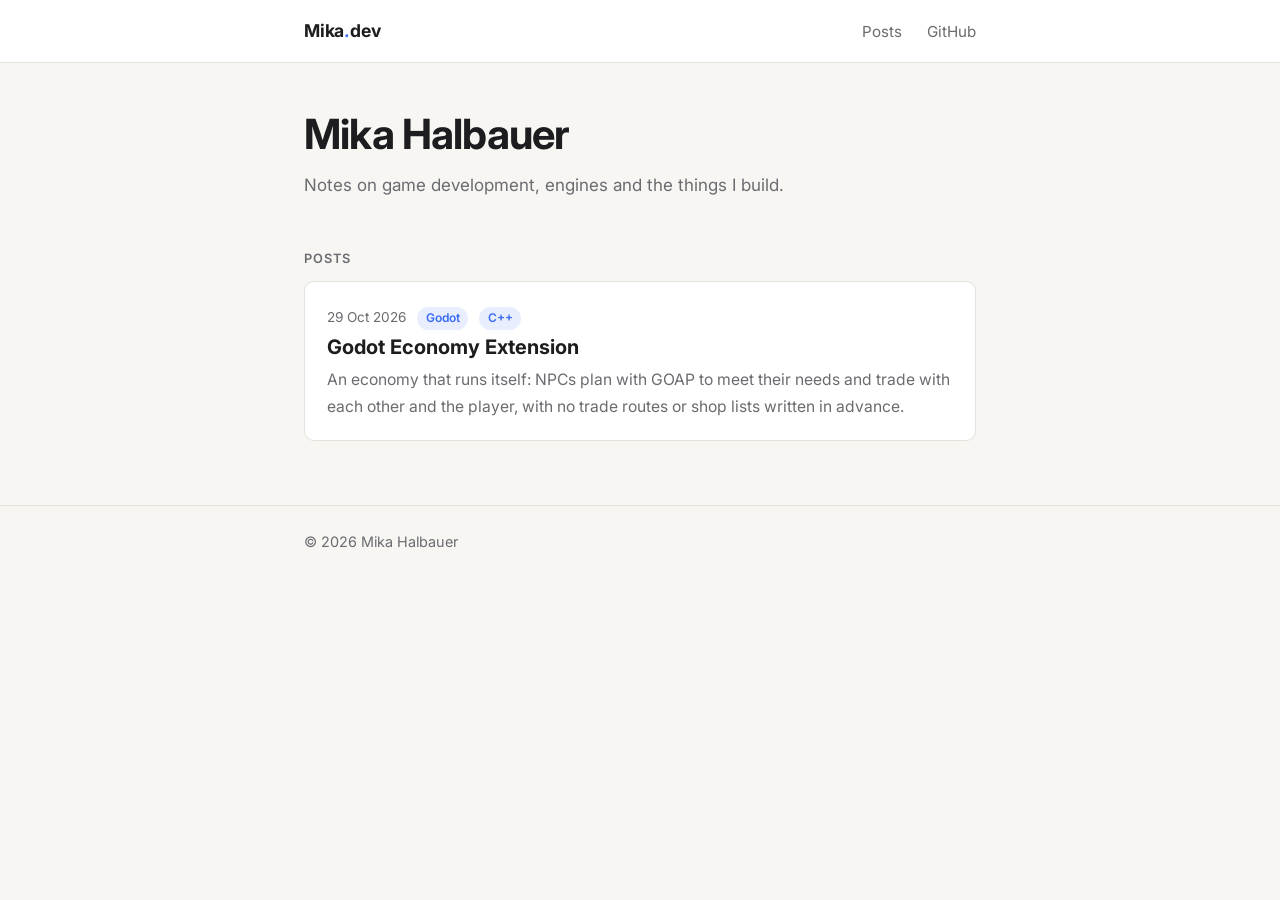
<file: index.html>
<!doctype html>
<html lang="en">
<head>
  <meta charset="utf-8">
  <meta name="viewport" content="width=device-width, initial-scale=1">
  <title>Mika Halbauer — Blog</title>
  <meta name="description" content="Dev blog by Mika Halbauer.">
  <link rel="preconnect" href="https://fonts.googleapis.com">
  <link rel="preconnect" href="https://fonts.gstatic.com" crossorigin>
  <link href="https://fonts.googleapis.com/css2?family=Inter:wght@400;600;700&family=JetBrains+Mono&display=swap" rel="stylesheet">
  <link rel="stylesheet" href="assets/style.css">
</head>
<body>
  <header class="site-header">
    <div class="wrap">
      <a class="brand" href="index.html">Mika<span>.</span>dev</a>
      <nav>
        <a href="index.html">Posts</a>
        <a href="https://github.com/Yungsaas">GitHub</a>
      </nav>
    </div>
  </header>

  <main class="wrap">
    <section class="intro">
      <h1>Mika Halbauer</h1>
      <p>Notes on game development, engines and the things I build.</p>
    </section>

    <h2 class="section-label">Posts</h2>
    <ul class="post-list">
      <!-- Add new posts at the TOP of this list: copy one <li> block and change the link, date, title and summary. -->
      <li>
        <a class="post-card" href="posts/godot-economy-extension.html">
          <span class="meta">29 Oct 2026 <span class="tag">Godot</span> <span class="tag">C++</span></span>
          <h2>Godot Economy Extension</h2>
          <p>An economy that runs itself: NPCs plan with GOAP to meet their needs and trade with each other and the player, with no trade routes or shop lists written in advance.</p>
        </a>
      </li>
    </ul>
  </main>

  <footer class="site-footer">
    <div class="wrap">© 2026 Mika Halbauer</div>
  </footer>
</body>
</html>
</file>
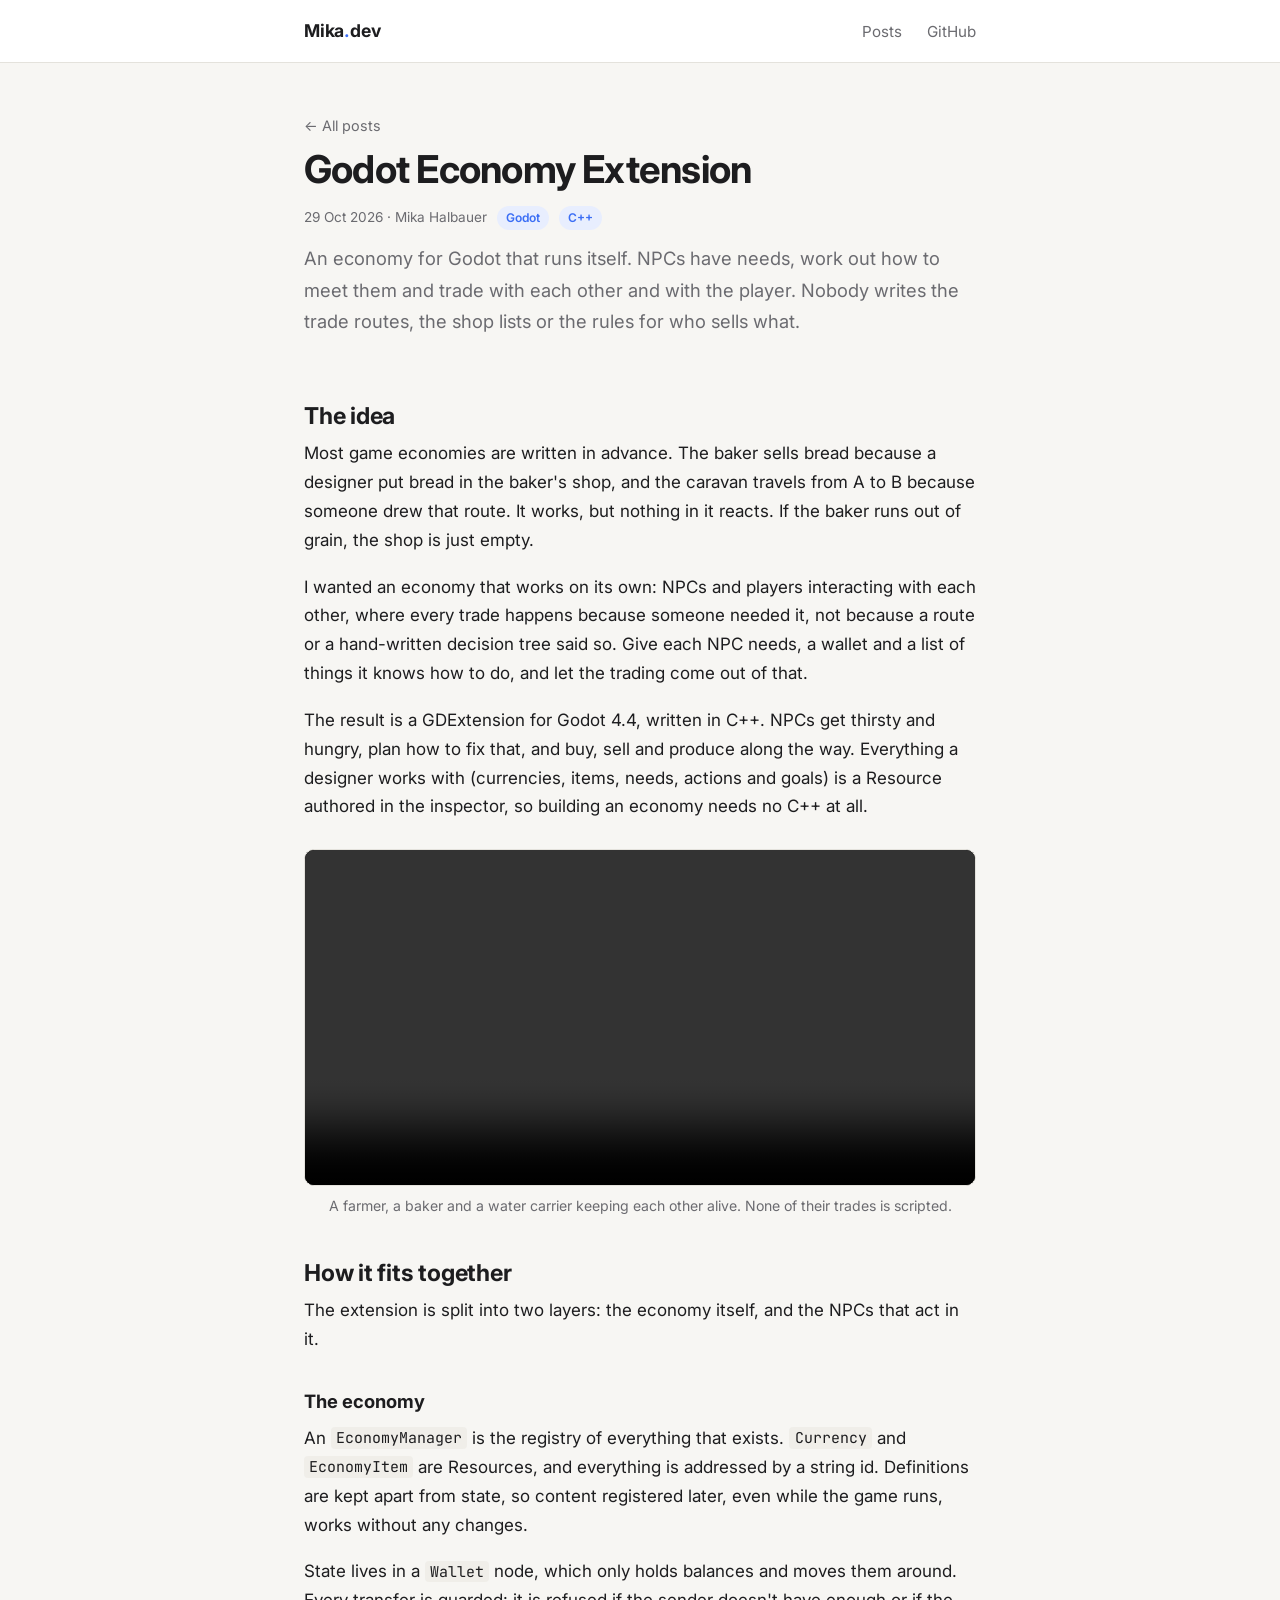
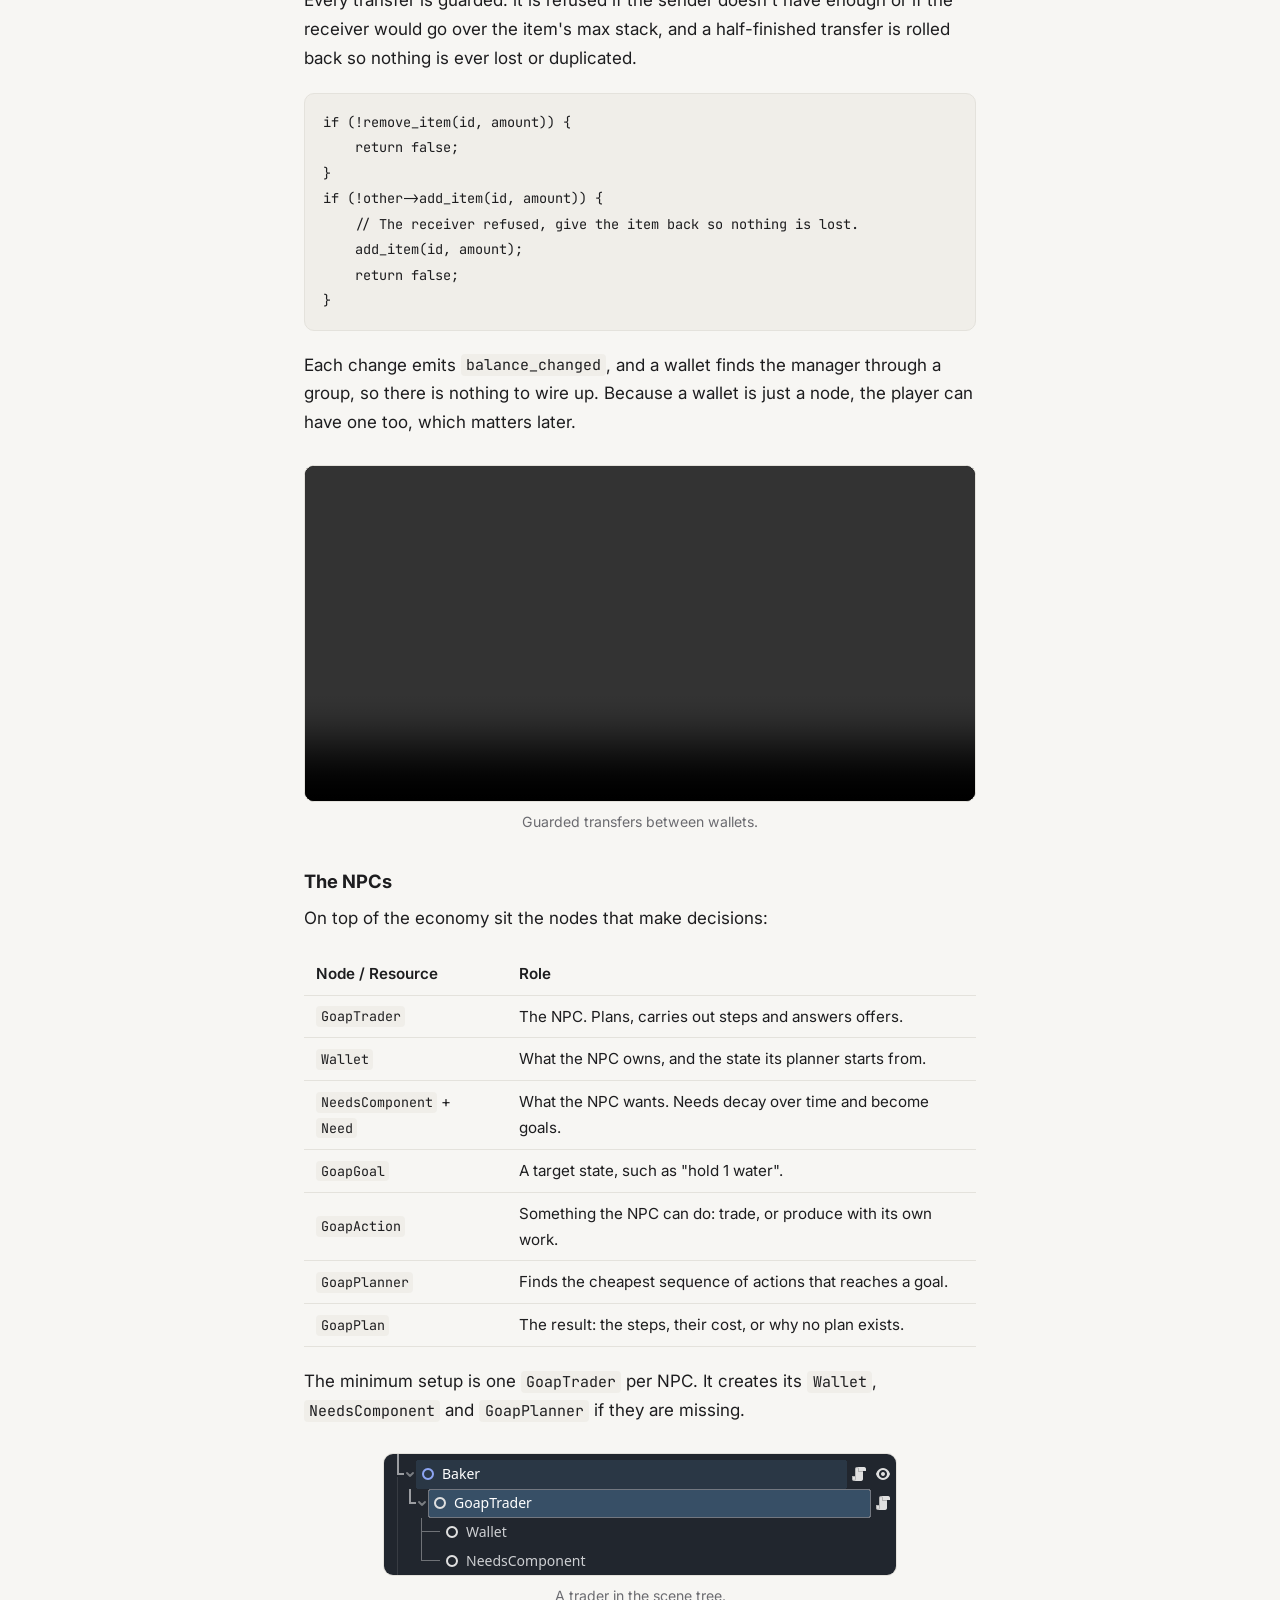
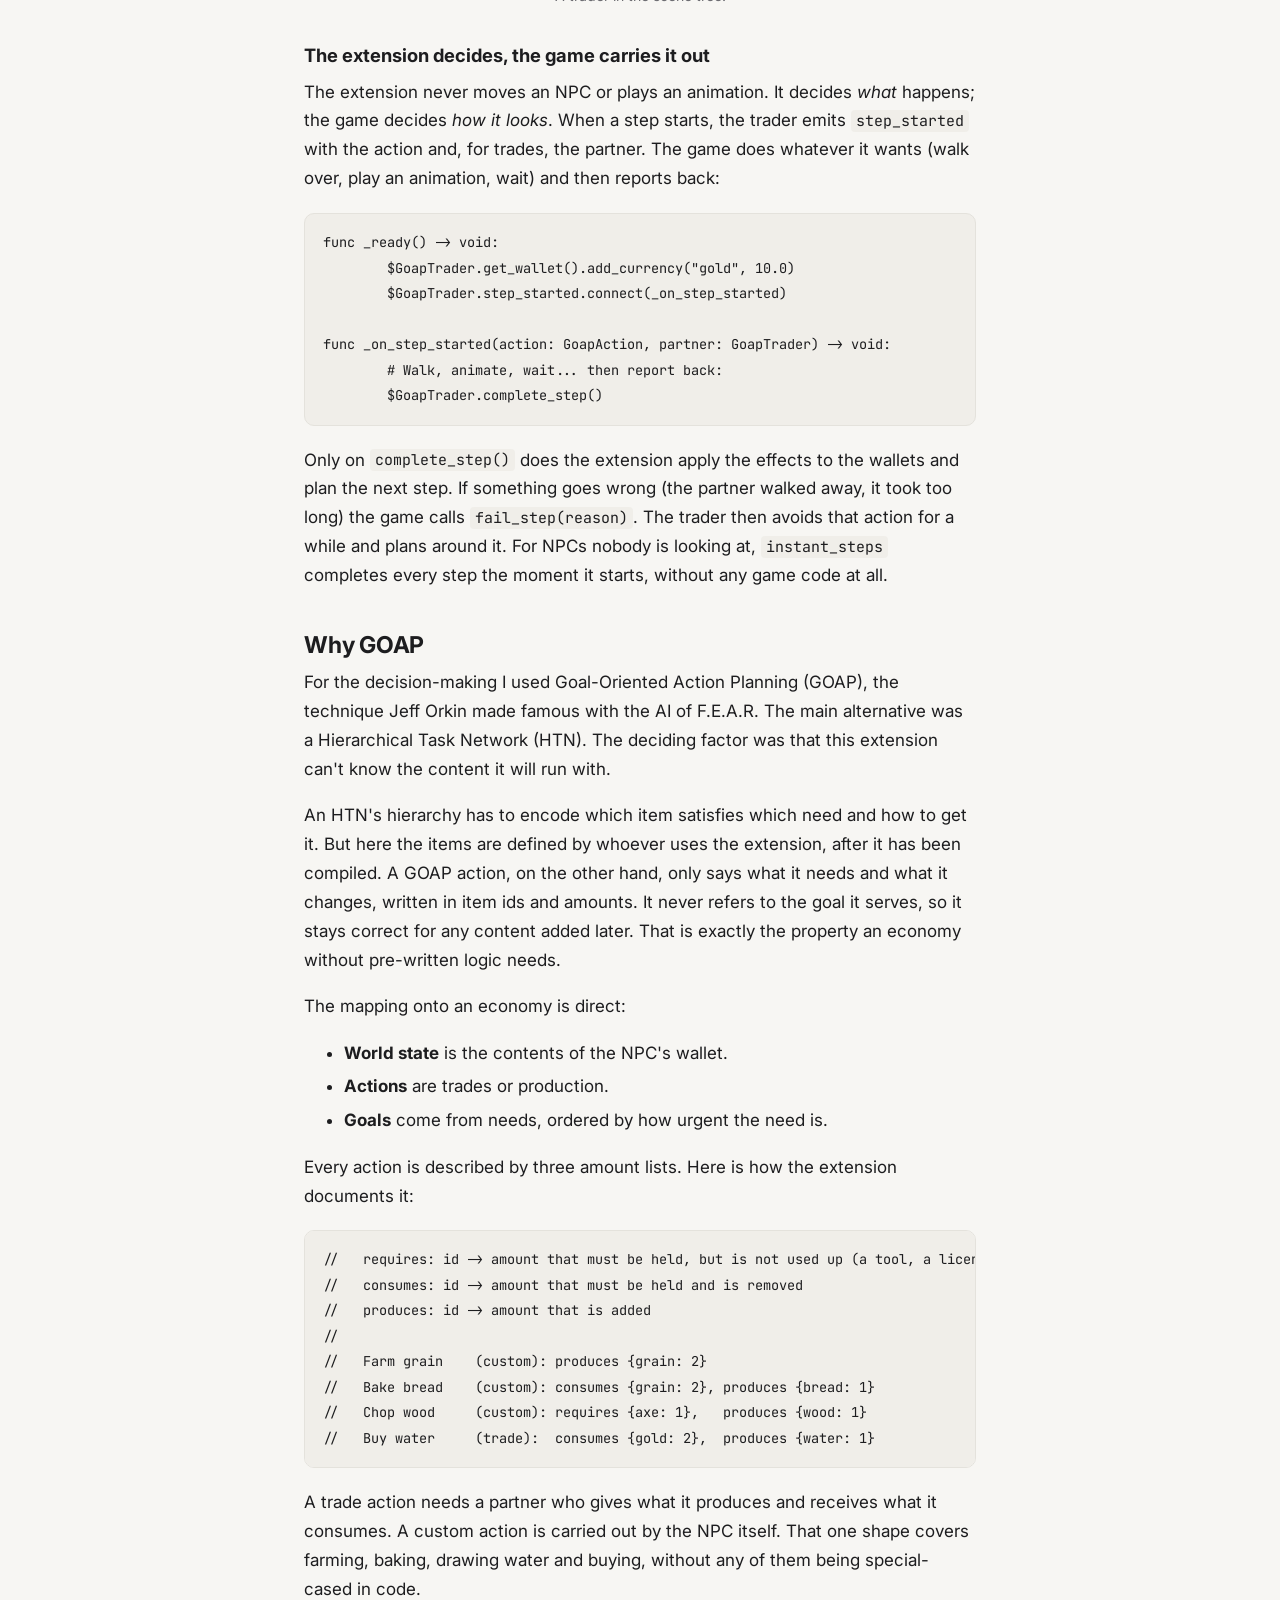
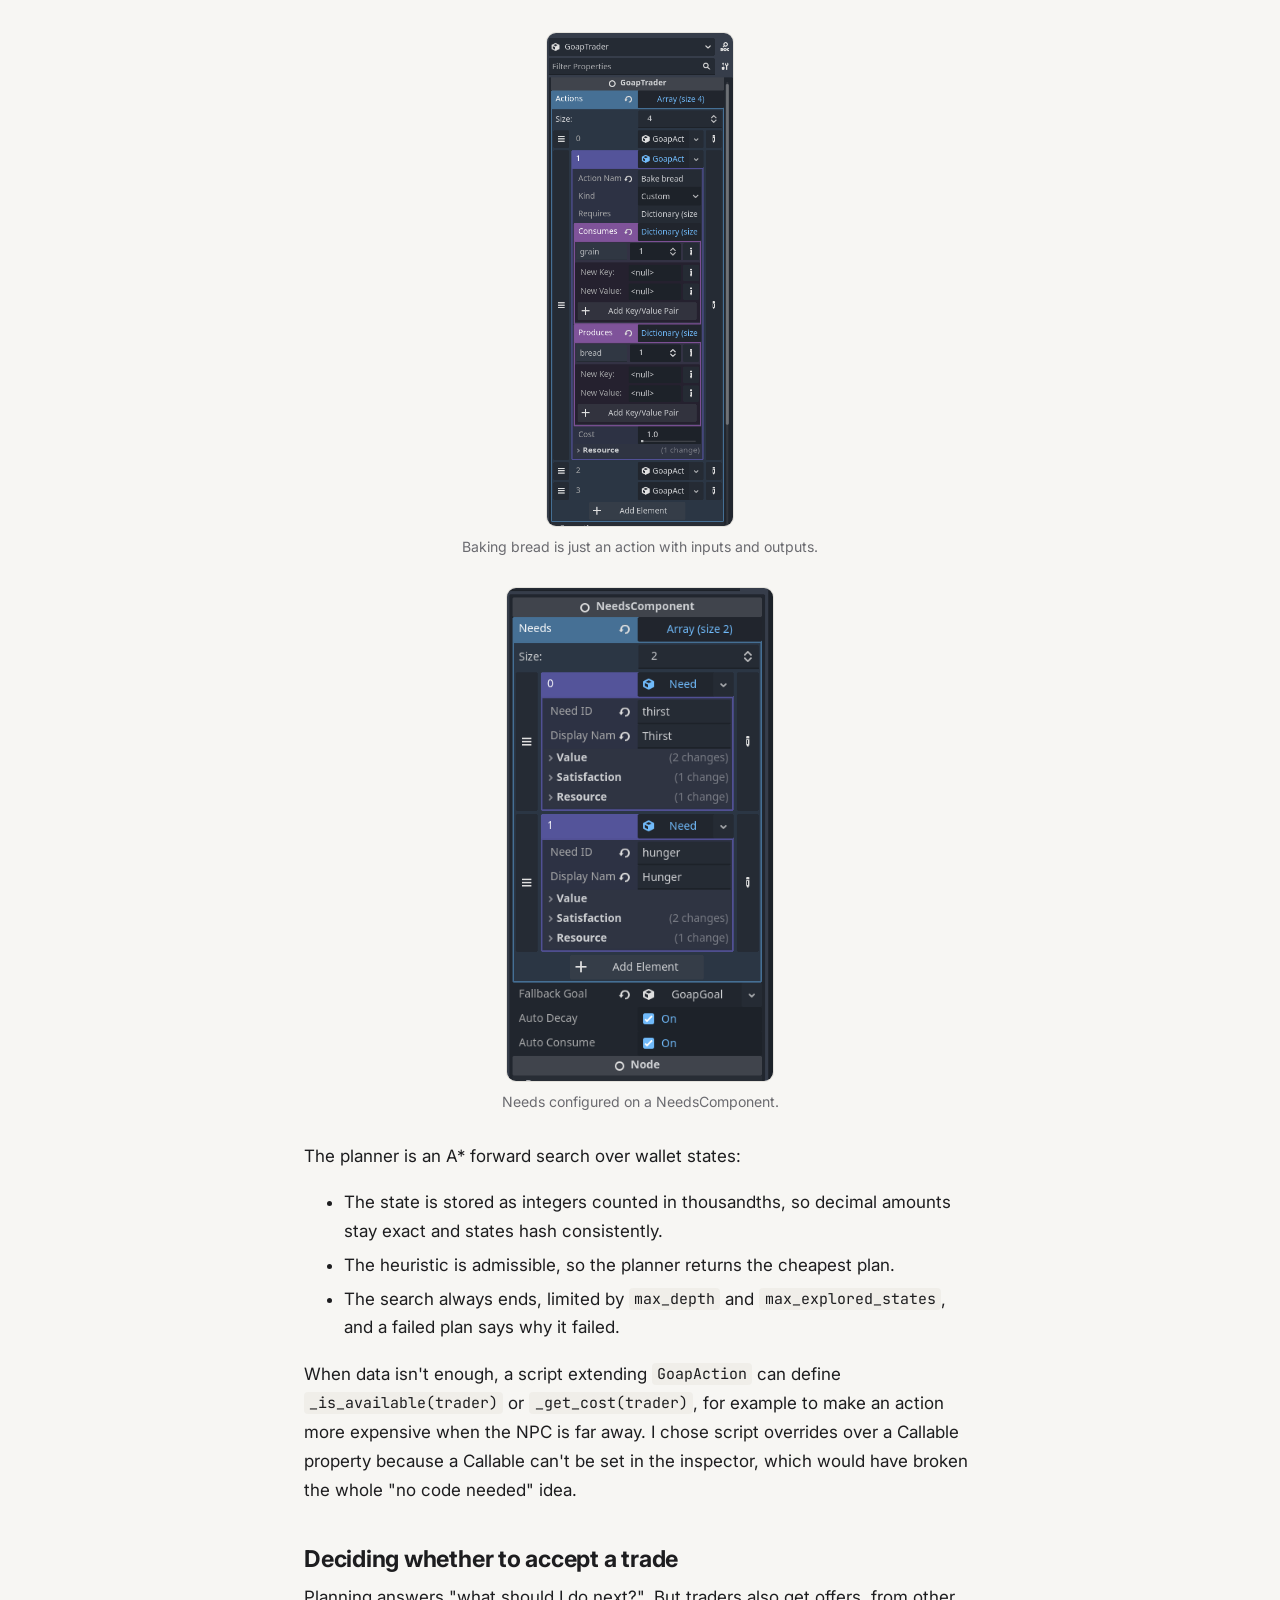
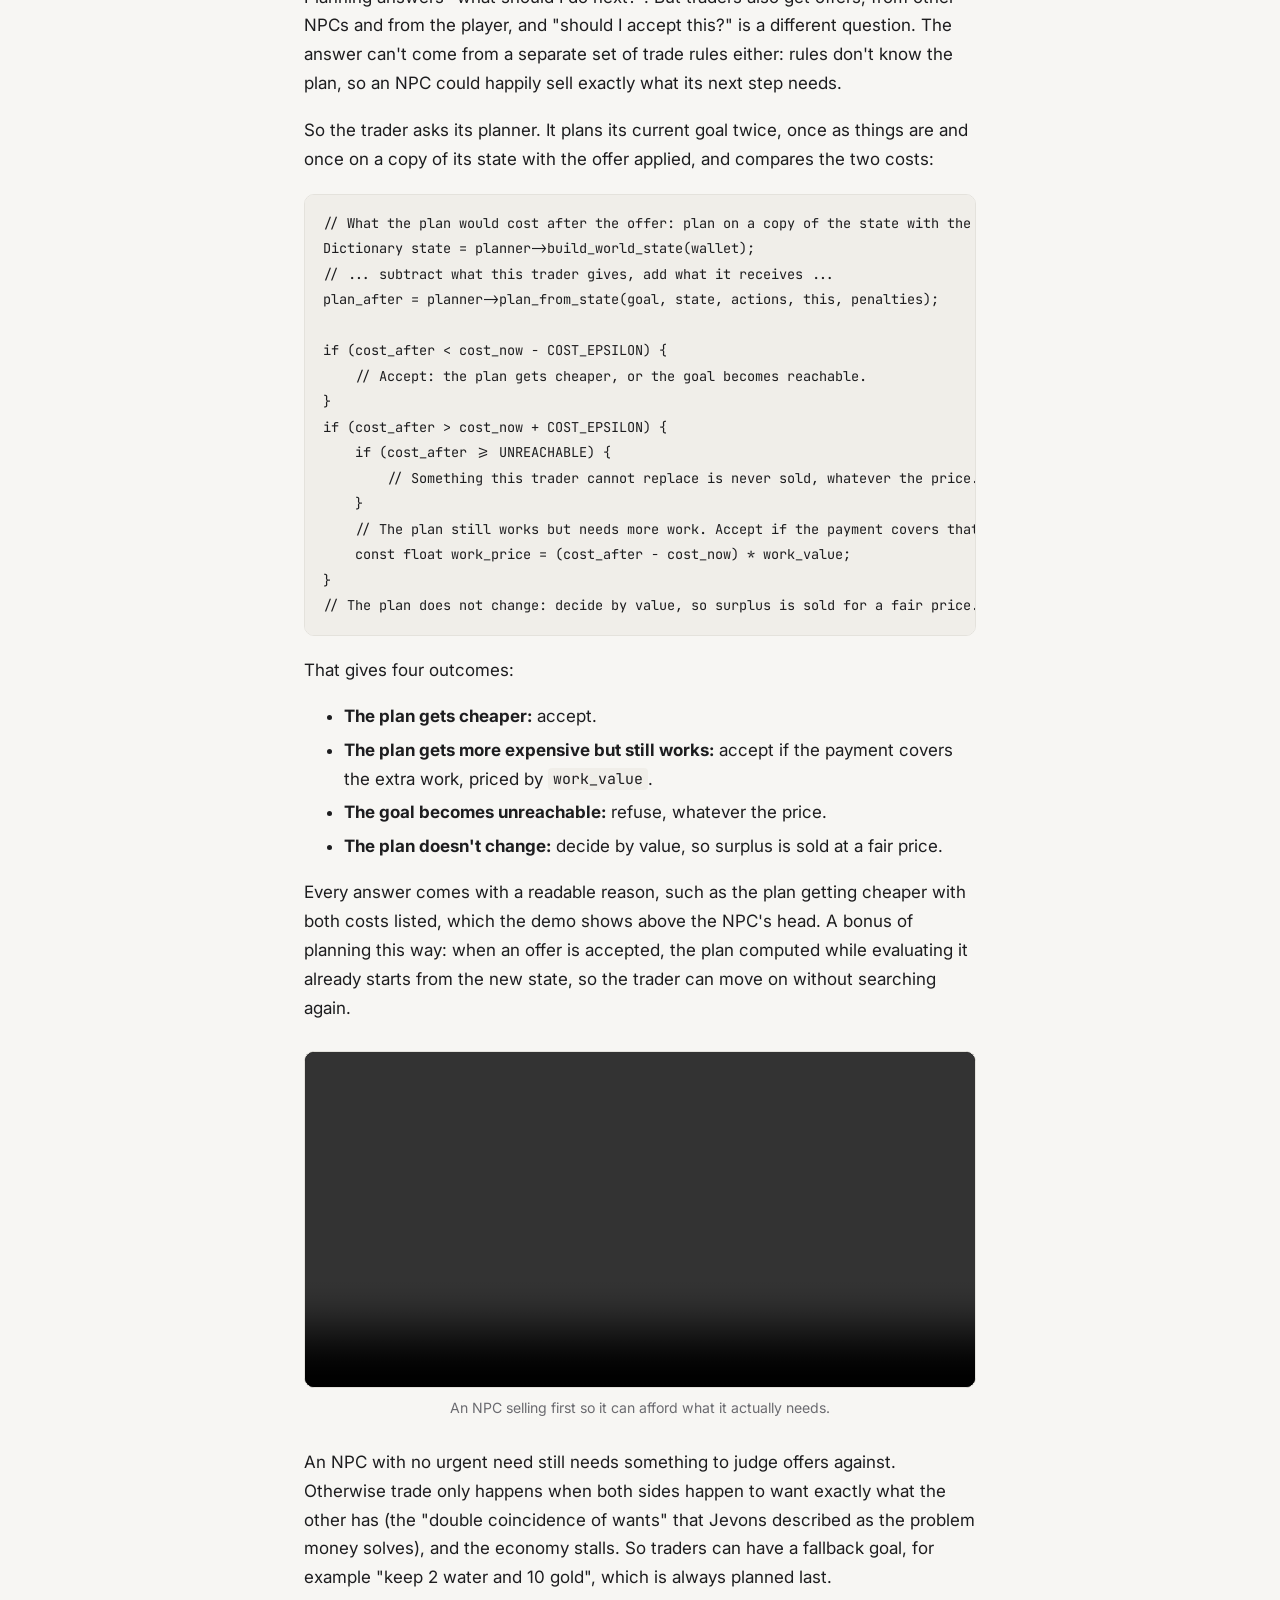
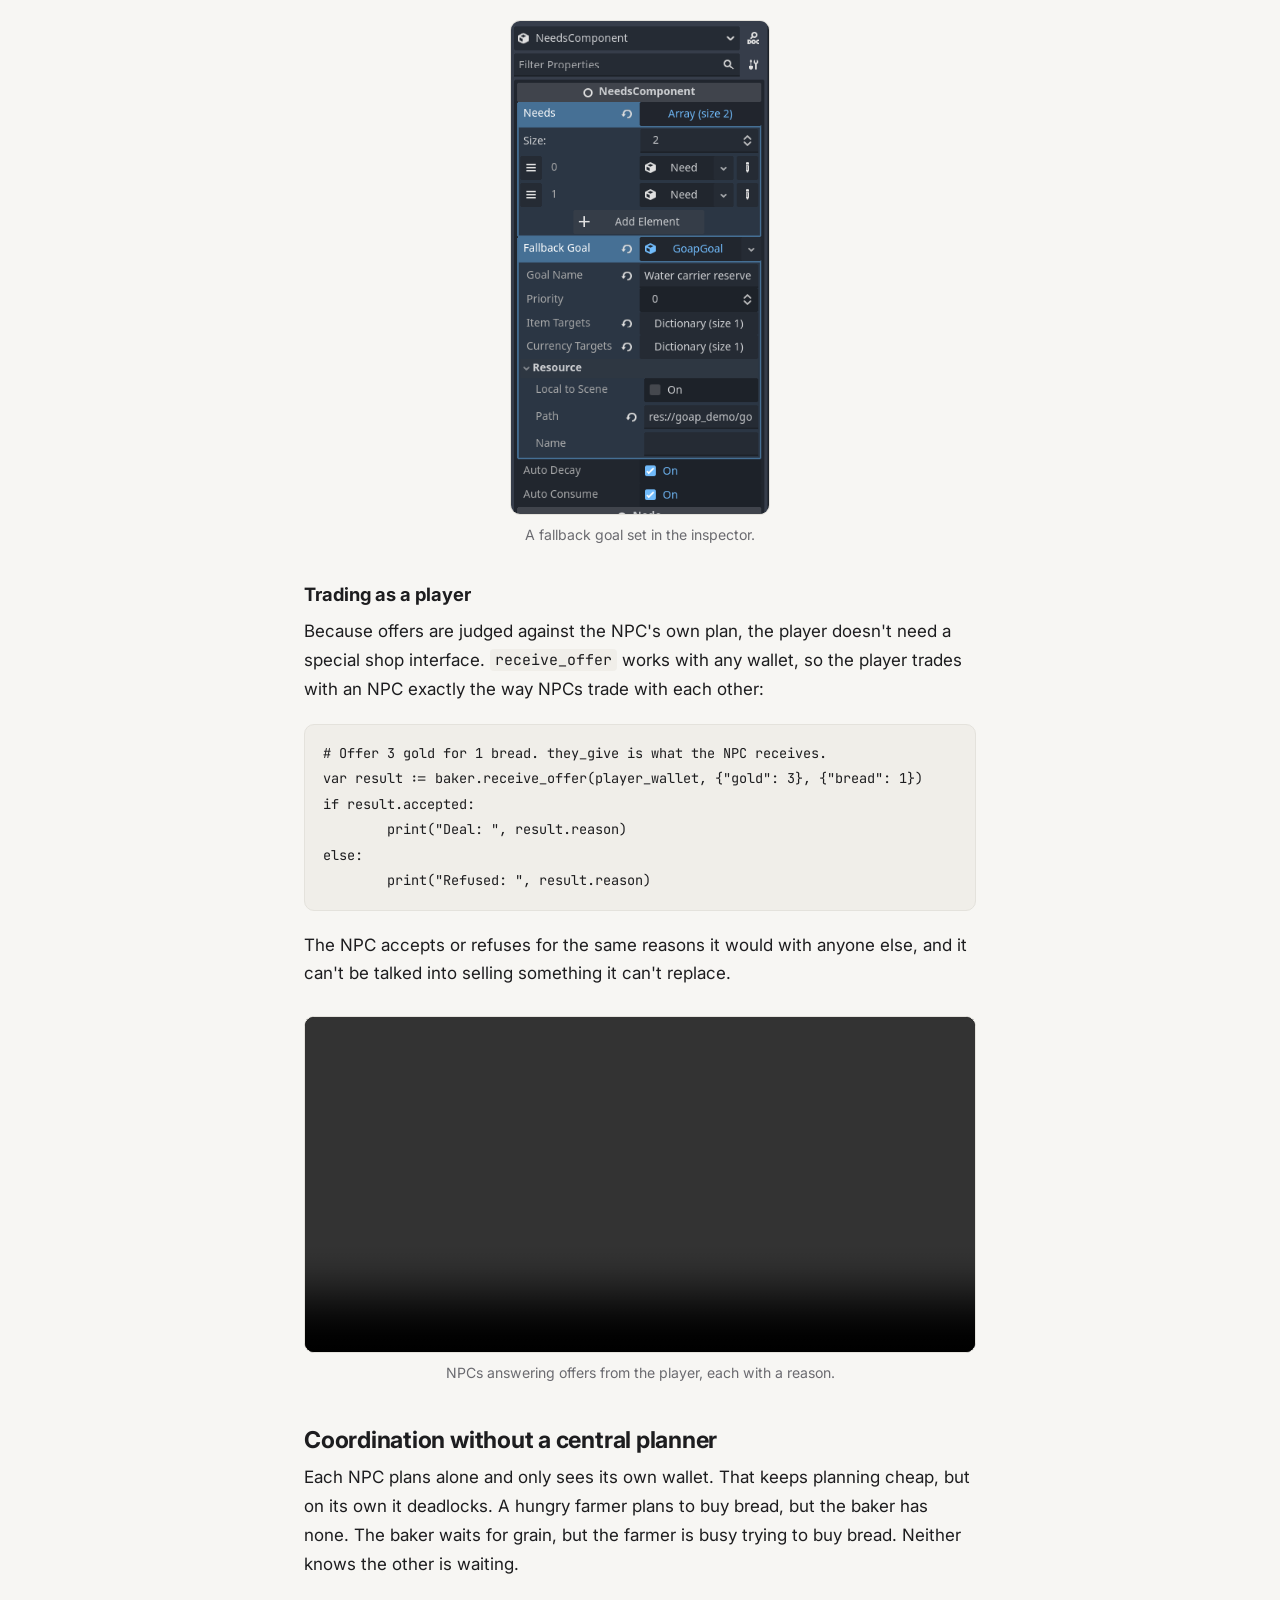
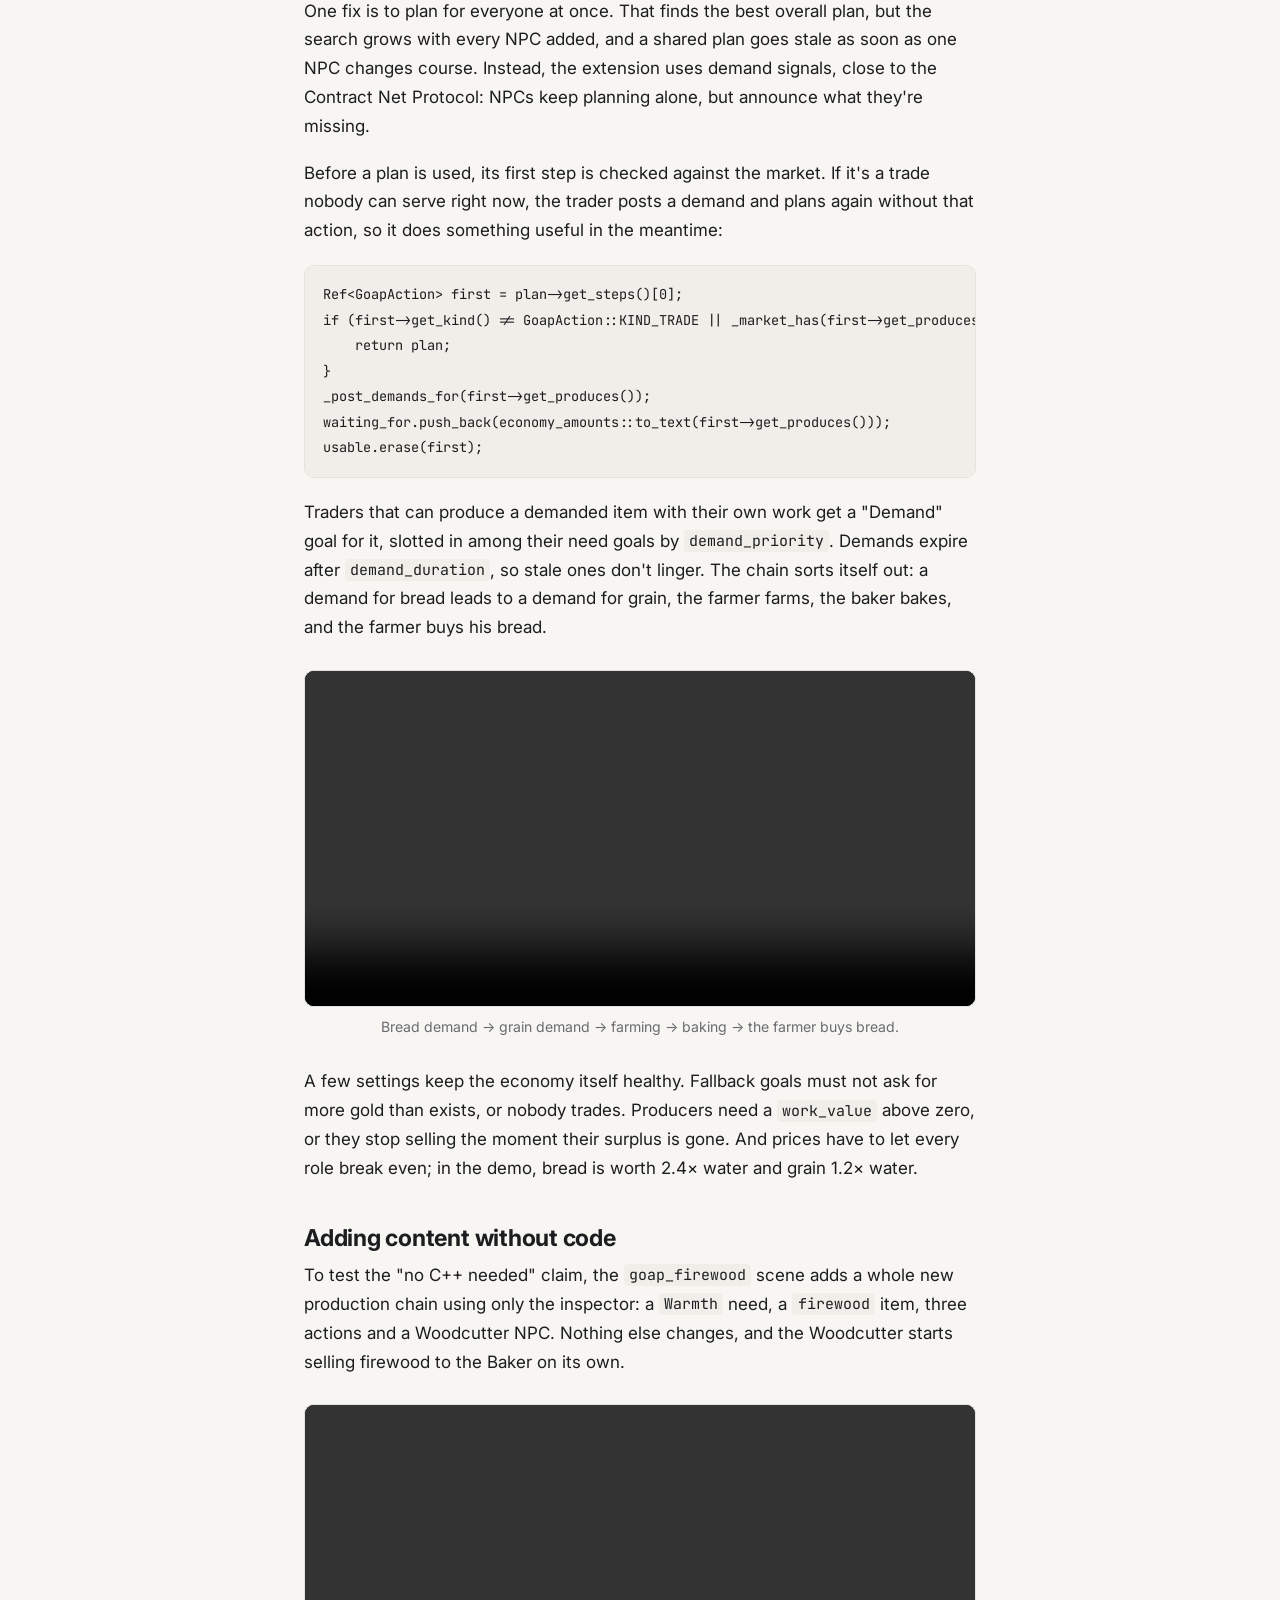
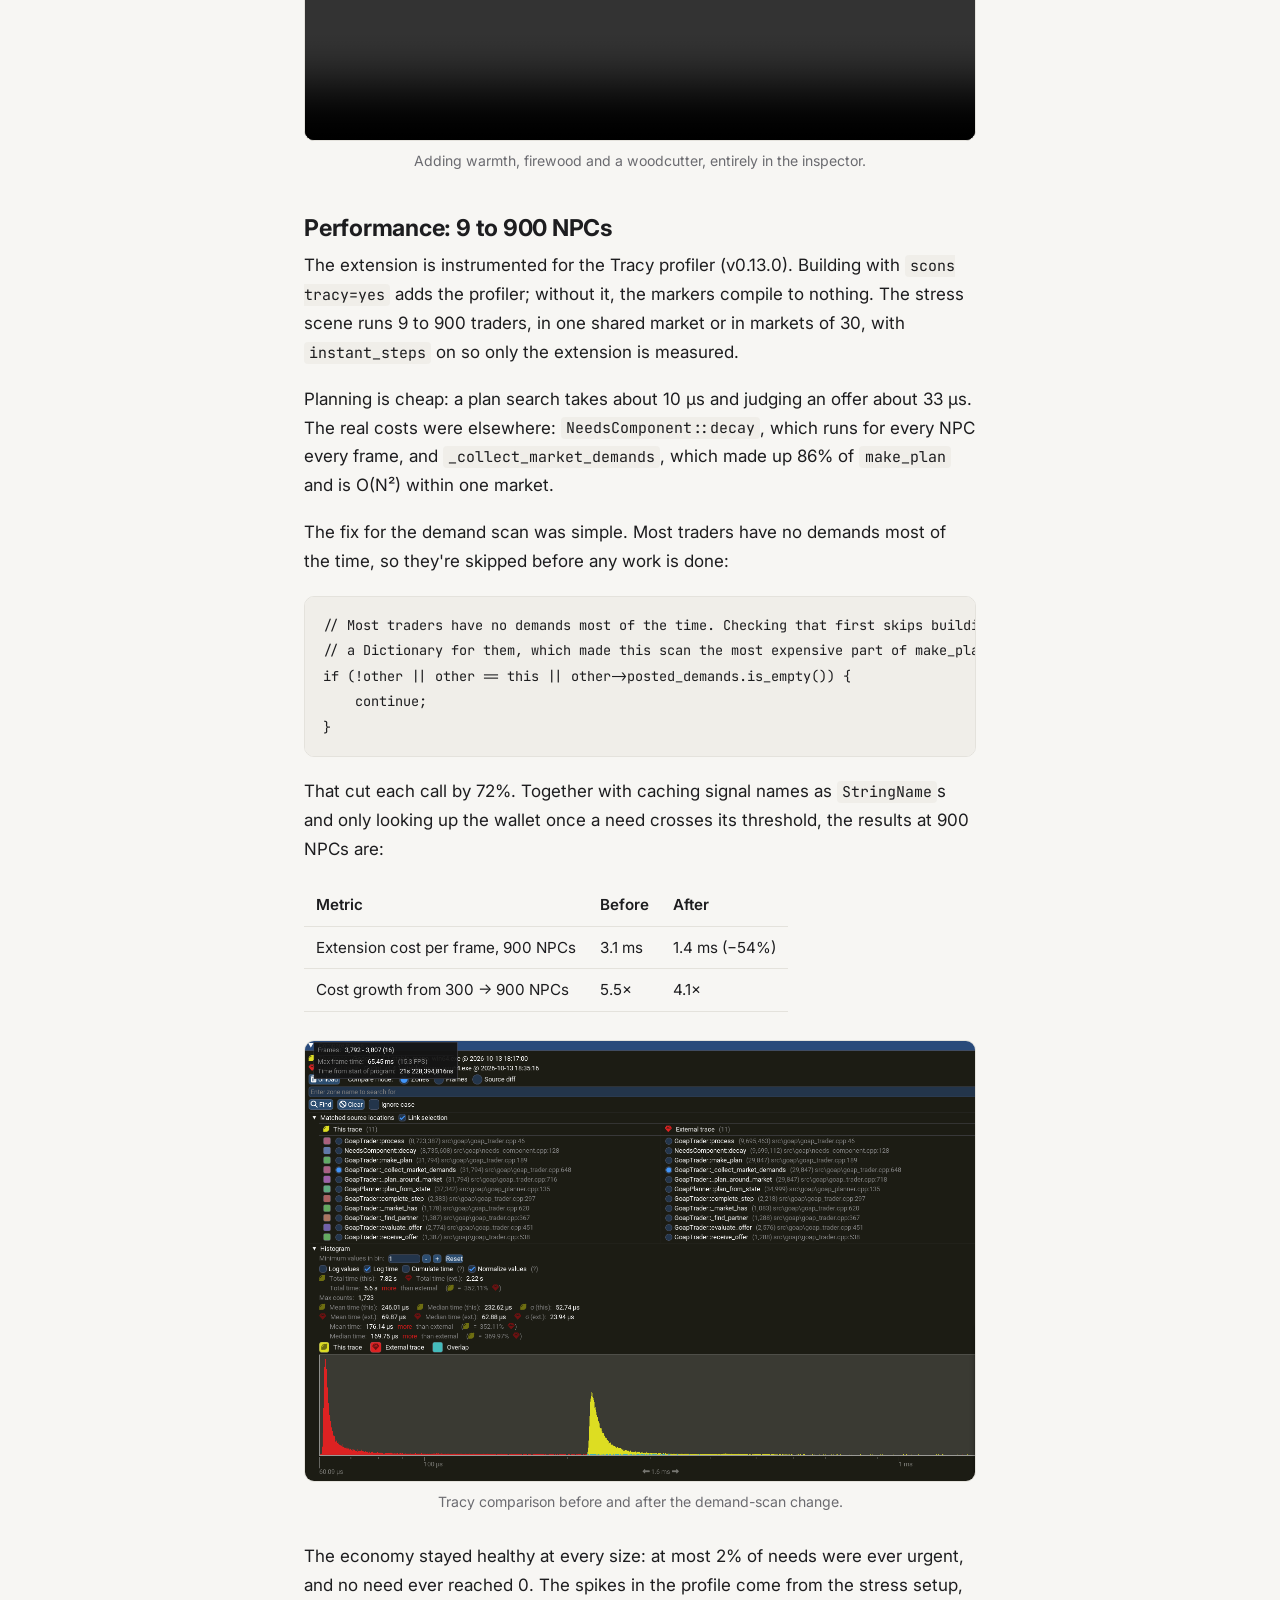
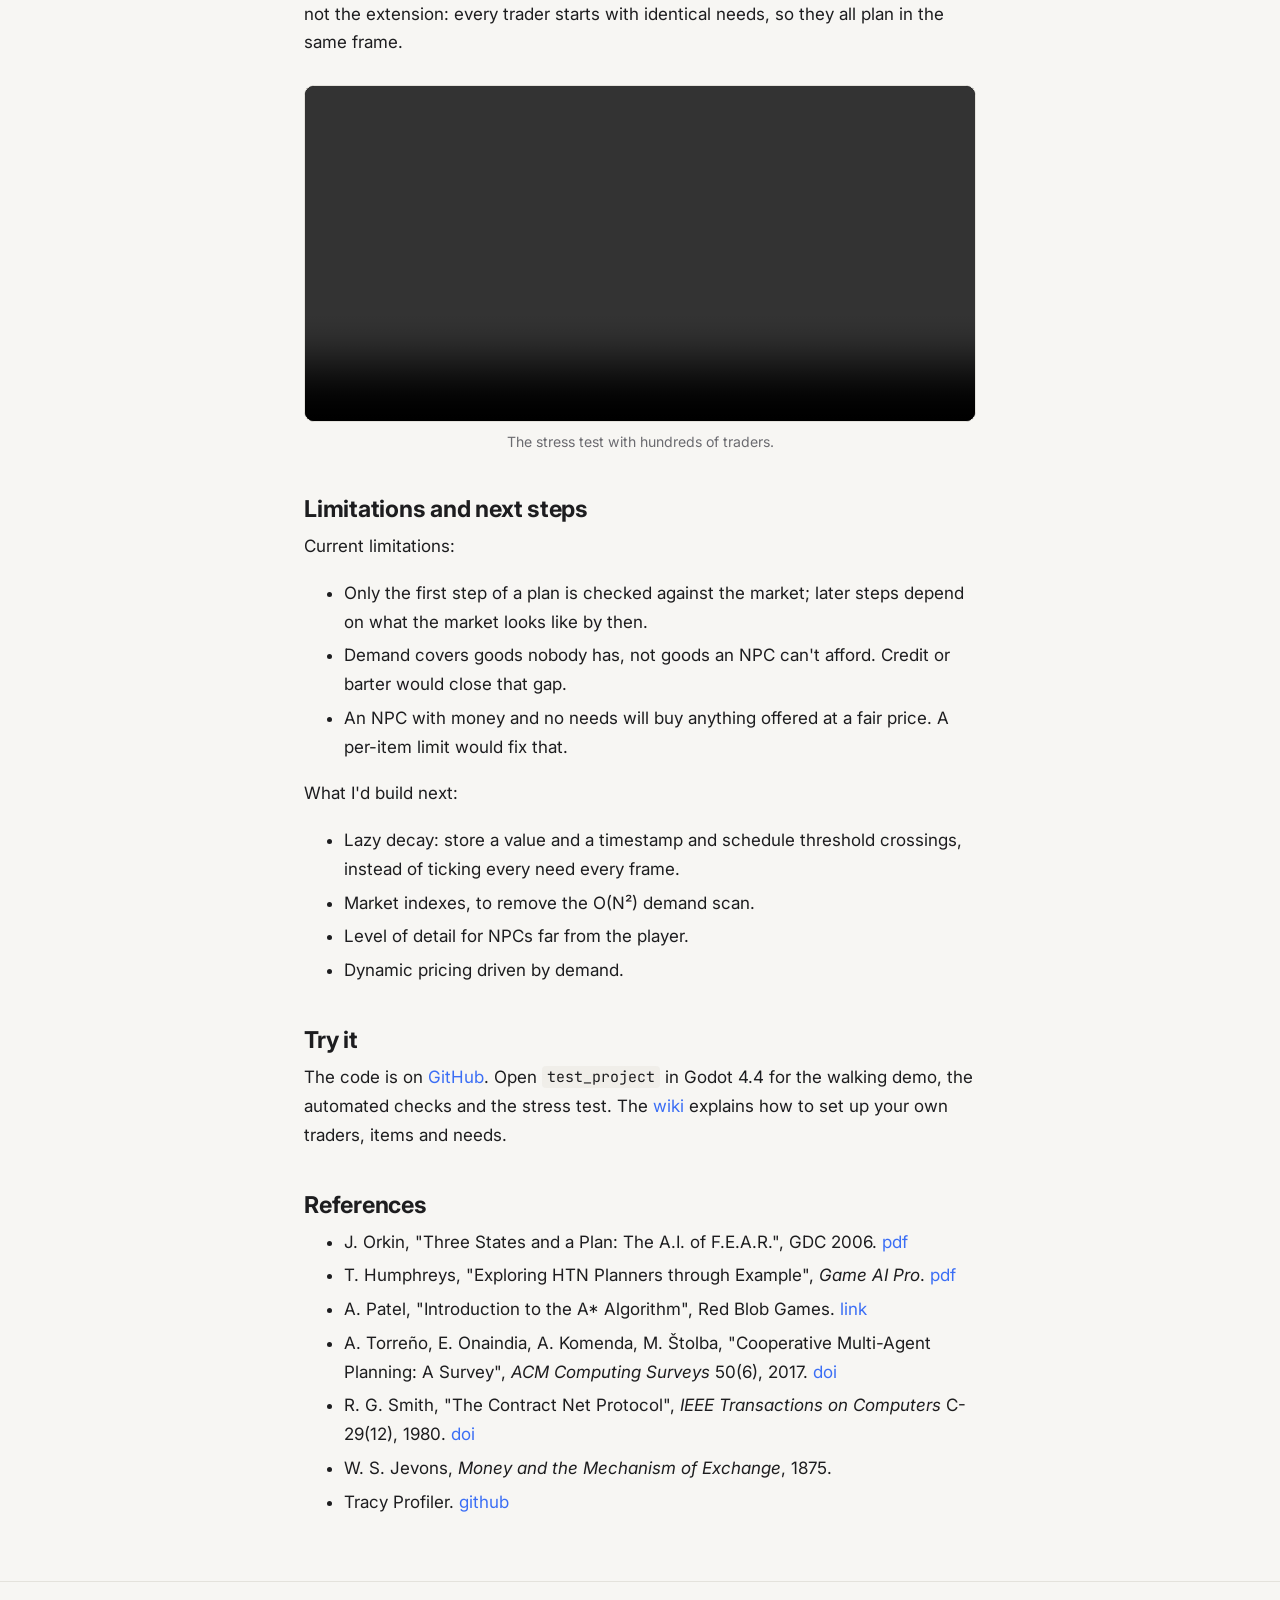
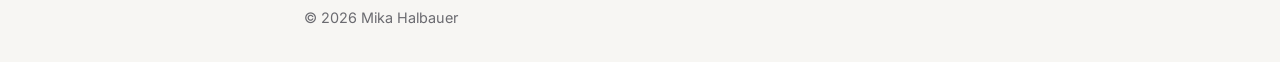
<file: posts/godot-economy-extension.html>
<!doctype html>
<html lang="en">
<head>
  <meta charset="utf-8">
  <meta name="viewport" content="width=device-width, initial-scale=1">
  <title>Godot Economy Extension — Mika Halbauer</title>
  <meta name="description" content="A C++ GDExtension for Godot that gives NPCs and players a self-running economy. NPCs plan with GOAP to meet their needs and trade with each other, with no trade routes or trade logic written in advance.">
  <link rel="preconnect" href="https://fonts.googleapis.com">
  <link rel="preconnect" href="https://fonts.gstatic.com" crossorigin>
  <link href="https://fonts.googleapis.com/css2?family=Inter:wght@400;600;700&family=JetBrains+Mono&display=swap" rel="stylesheet">
  <link rel="stylesheet" href="../assets/style.css">
</head>
<body>
  <header class="site-header">
    <div class="wrap">
      <a class="brand" href="../index.html">Mika<span>.</span>dev</a>
      <nav>
        <a href="../index.html">Posts</a>
        <a href="https://github.com/Yungsaas">GitHub</a>
      </nav>
    </div>
  </header>

  <main class="wrap">
    <header class="post-header">
      <a class="back" href="../index.html">← All posts</a>
      <h1>Godot Economy Extension</h1>
      <p class="meta">29 Oct 2026 · Mika Halbauer <span class="tag">Godot</span> <span class="tag">C++</span></p>
      <p class="lead">An economy for Godot that runs itself. NPCs have needs, work out how to meet them and trade with each other and with the player. Nobody writes the trade routes, the shop lists or the rules for who sells what.</p>
    </header>

    <article>

      <h2>The idea</h2>
      <p>Most game economies are written in advance. The baker sells bread because a designer put bread in the baker's shop, and the caravan travels from A to B because someone drew that route. It works, but nothing in it reacts. If the baker runs out of grain, the shop is just empty.</p>
      <p>I wanted an economy that works on its own: NPCs and players interacting with each other, where every trade happens because someone needed it, not because a route or a hand-written decision tree said so. Give each NPC needs, a wallet and a list of things it knows how to do, and let the trading come out of that.</p>
      <p>The result is a GDExtension for Godot 4.4, written in C++. NPCs get thirsty and hungry, plan how to fix that, and buy, sell and produce along the way. Everything a designer works with (currencies, items, needs, actions and goals) is a Resource authored in the inspector, so building an economy needs no C++ at all.</p>

      <figure>
        <video src="../assets/img/Godot_Final_Demo.mp4" controls muted playsinline></video>
        <figcaption>A farmer, a baker and a water carrier keeping each other alive. None of their trades is scripted.</figcaption>
      </figure>

      <h2>How it fits together</h2>
      <p>The extension is split into two layers: the economy itself, and the NPCs that act in it.</p>

      <h3>The economy</h3>
      <p>An <code>EconomyManager</code> is the registry of everything that exists. <code>Currency</code> and <code>EconomyItem</code> are Resources, and everything is addressed by a string id. Definitions are kept apart from state, so content registered later, even while the game runs, works without any changes.</p>
      <p>State lives in a <code>Wallet</code> node, which only holds balances and moves them around. Every transfer is guarded: it is refused if the sender doesn't have enough or if the receiver would go over the item's max stack, and a half-finished transfer is rolled back so nothing is ever lost or duplicated.</p>

<pre><code>if (!remove_item(id, amount)) {
    return false;
}
if (!other-&gt;add_item(id, amount)) {
    // The receiver refused, give the item back so nothing is lost.
    add_item(id, amount);
    return false;
}</code></pre>

      <p>Each change emits <code>balance_changed</code>, and a wallet finds the manager through a group, so there is nothing to wire up. Because a wallet is just a node, the player can have one too, which matters later.</p>

      <figure>
        <video src="../assets/img/wallet_transfer_demo.mp4" controls muted playsinline></video>
        <figcaption>Guarded transfers between wallets.</figcaption>
      </figure>

      <h3>The NPCs</h3>
      <p>On top of the economy sit the nodes that make decisions:</p>
      <table>
        <tr><th>Node / Resource</th><th>Role</th></tr>
        <tr><td><code>GoapTrader</code></td><td>The NPC. Plans, carries out steps and answers offers.</td></tr>
        <tr><td><code>Wallet</code></td><td>What the NPC owns, and the state its planner starts from.</td></tr>
        <tr><td><code>NeedsComponent</code> + <code>Need</code></td><td>What the NPC wants. Needs decay over time and become goals.</td></tr>
        <tr><td><code>GoapGoal</code></td><td>A target state, such as "hold 1 water".</td></tr>
        <tr><td><code>GoapAction</code></td><td>Something the NPC can do: trade, or produce with its own work.</td></tr>
        <tr><td><code>GoapPlanner</code></td><td>Finds the cheapest sequence of actions that reaches a goal.</td></tr>
        <tr><td><code>GoapPlan</code></td><td>The result: the steps, their cost, or why no plan exists.</td></tr>
      </table>
      <p>The minimum setup is one <code>GoapTrader</code> per NPC. It creates its <code>Wallet</code>, <code>NeedsComponent</code> and <code>GoapPlanner</code> if they are missing.</p>

      <figure>
        <img src="../assets/img/trader-scene-tree.png" alt="Scene tree of an NPC with a GoapTrader and its child nodes">
        <figcaption>A trader in the scene tree.</figcaption>
      </figure>

      <h3>The extension decides, the game carries it out</h3>
      <p>The extension never moves an NPC or plays an animation. It decides <em>what</em> happens; the game decides <em>how it looks</em>. When a step starts, the trader emits <code>step_started</code> with the action and, for trades, the partner. The game does whatever it wants (walk over, play an animation, wait) and then reports back:</p>

<pre><code>func _ready() -&gt; void:
	$GoapTrader.get_wallet().add_currency("gold", 10.0)
	$GoapTrader.step_started.connect(_on_step_started)

func _on_step_started(action: GoapAction, partner: GoapTrader) -&gt; void:
	# Walk, animate, wait... then report back:
	$GoapTrader.complete_step()</code></pre>

      <p>Only on <code>complete_step()</code> does the extension apply the effects to the wallets and plan the next step. If something goes wrong (the partner walked away, it took too long) the game calls <code>fail_step(reason)</code>. The trader then avoids that action for a while and plans around it. For NPCs nobody is looking at, <code>instant_steps</code> completes every step the moment it starts, without any game code at all.</p>

      <h2>Why GOAP</h2>
      <p>For the decision-making I used Goal-Oriented Action Planning (GOAP), the technique Jeff Orkin made famous with the AI of F.E.A.R. The main alternative was a Hierarchical Task Network (HTN). The deciding factor was that this extension can't know the content it will run with.</p>
      <p>An HTN's hierarchy has to encode which item satisfies which need and how to get it. But here the items are defined by whoever uses the extension, after it has been compiled. A GOAP action, on the other hand, only says what it needs and what it changes, written in item ids and amounts. It never refers to the goal it serves, so it stays correct for any content added later. That is exactly the property an economy without pre-written logic needs.</p>
      <p>The mapping onto an economy is direct:</p>
      <ul>
        <li><strong>World state</strong> is the contents of the NPC's wallet.</li>
        <li><strong>Actions</strong> are trades or production.</li>
        <li><strong>Goals</strong> come from needs, ordered by how urgent the need is.</li>
      </ul>
      <p>Every action is described by three amount lists. Here is how the extension documents it:</p>

<pre><code>//   requires: id -&gt; amount that must be held, but is not used up (a tool, a licence)
//   consumes: id -&gt; amount that must be held and is removed
//   produces: id -&gt; amount that is added
//
//   Farm grain    (custom): produces {grain: 2}
//   Bake bread    (custom): consumes {grain: 2}, produces {bread: 1}
//   Chop wood     (custom): requires {axe: 1},   produces {wood: 1}
//   Buy water     (trade):  consumes {gold: 2},  produces {water: 1}</code></pre>

      <p>A trade action needs a partner who gives what it produces and receives what it consumes. A custom action is carried out by the NPC itself. That one shape covers farming, baking, drawing water and buying, without any of them being special-cased in code.</p>

      <figure>
        <img src="../assets/img/goap-action-bake-bread.png" alt="Inspector view of a GoapAction for baking bread">
        <figcaption>Baking bread is just an action with inputs and outputs.</figcaption>
      </figure>

      <figure>
        <img src="../assets/img/needs-component-needs.png" alt="Inspector view of a NeedsComponent with its needs">
        <figcaption>Needs configured on a NeedsComponent.</figcaption>
      </figure>

      <p>The planner is an A* forward search over wallet states:</p>
      <ul>
        <li>The state is stored as integers counted in thousandths, so decimal amounts stay exact and states hash consistently.</li>
        <li>The heuristic is admissible, so the planner returns the cheapest plan.</li>
        <li>The search always ends, limited by <code>max_depth</code> and <code>max_explored_states</code>, and a failed plan says why it failed.</li>
      </ul>
      <p>When data isn't enough, a script extending <code>GoapAction</code> can define <code>_is_available(trader)</code> or <code>_get_cost(trader)</code>, for example to make an action more expensive when the NPC is far away. I chose script overrides over a Callable property because a Callable can't be set in the inspector, which would have broken the whole "no code needed" idea.</p>

      <h2>Deciding whether to accept a trade</h2>
      <p>Planning answers "what should I do next?". But traders also get offers, from other NPCs and from the player, and "should I accept this?" is a different question. The answer can't come from a separate set of trade rules either: rules don't know the plan, so an NPC could happily sell exactly what its next step needs.</p>
      <p>So the trader asks its planner. It plans its current goal twice, once as things are and once on a copy of its state with the offer applied, and compares the two costs:</p>

<pre><code>// What the plan would cost after the offer: plan on a copy of the state with the offer applied.
Dictionary state = planner-&gt;build_world_state(wallet);
// ... subtract what this trader gives, add what it receives ...
plan_after = planner-&gt;plan_from_state(goal, state, actions, this, penalties);

if (cost_after &lt; cost_now - COST_EPSILON) {
    // Accept: the plan gets cheaper, or the goal becomes reachable.
}
if (cost_after &gt; cost_now + COST_EPSILON) {
    if (cost_after &gt;= UNREACHABLE) {
        // Something this trader cannot replace is never sold, whatever the price.
    }
    // The plan still works but needs more work. Accept if the payment covers that work.
    const float work_price = (cost_after - cost_now) * work_value;
}
// The plan does not change: decide by value, so surplus is sold for a fair price.</code></pre>

      <p>That gives four outcomes:</p>
      <ul>
        <li><strong>The plan gets cheaper:</strong> accept.</li>
        <li><strong>The plan gets more expensive but still works:</strong> accept if the payment covers the extra work, priced by <code>work_value</code>.</li>
        <li><strong>The goal becomes unreachable:</strong> refuse, whatever the price.</li>
        <li><strong>The plan doesn't change:</strong> decide by value, so surplus is sold at a fair price.</li>
      </ul>
      <p>Every answer comes with a readable reason, such as the plan getting cheaper with both costs listed, which the demo shows above the NPC's head. A bonus of planning this way: when an offer is accepted, the plan computed while evaluating it already starts from the new state, so the trader can move on without searching again.</p>

      <figure>
        <video src="../assets/img/sell-first-to-afford.mp4" controls muted playsinline></video>
        <figcaption>An NPC selling first so it can afford what it actually needs.</figcaption>
      </figure>

      <p>An NPC with no urgent need still needs something to judge offers against. Otherwise trade only happens when both sides happen to want exactly what the other has (the "double coincidence of wants" that Jevons described as the problem money solves), and the economy stalls. So traders can have a fallback goal, for example "keep 2 water and 10 gold", which is always planned last.</p>

      <figure>
        <img src="../assets/img/fallback-goal-inspector.png" alt="Inspector view of a trader's fallback goal">
        <figcaption>A fallback goal set in the inspector.</figcaption>
      </figure>

      <h3>Trading as a player</h3>
      <p>Because offers are judged against the NPC's own plan, the player doesn't need a special shop interface. <code>receive_offer</code> works with any wallet, so the player trades with an NPC exactly the way NPCs trade with each other:</p>

<pre><code># Offer 3 gold for 1 bread. they_give is what the NPC receives.
var result := baker.receive_offer(player_wallet, {"gold": 3}, {"bread": 1})
if result.accepted:
	print("Deal: ", result.reason)
else:
	print("Refused: ", result.reason)</code></pre>

      <p>The NPC accepts or refuses for the same reasons it would with anyone else, and it can't be talked into selling something it can't replace.</p>

      <figure>
        <video src="../assets/img/offers-from-player.mp4" controls muted playsinline></video>
        <figcaption>NPCs answering offers from the player, each with a reason.</figcaption>
      </figure>

      <h2>Coordination without a central planner</h2>
      <p>Each NPC plans alone and only sees its own wallet. That keeps planning cheap, but on its own it deadlocks. A hungry farmer plans to buy bread, but the baker has none. The baker waits for grain, but the farmer is busy trying to buy bread. Neither knows the other is waiting.</p>
      <p>One fix is to plan for everyone at once. That finds the best overall plan, but the search grows with every NPC added, and a shared plan goes stale as soon as one NPC changes course. Instead, the extension uses demand signals, close to the Contract Net Protocol: NPCs keep planning alone, but announce what they're missing.</p>
      <p>Before a plan is used, its first step is checked against the market. If it's a trade nobody can serve right now, the trader posts a demand and plans again without that action, so it does something useful in the meantime:</p>

<pre><code>Ref&lt;GoapAction&gt; first = plan-&gt;get_steps()[0];
if (first-&gt;get_kind() != GoapAction::KIND_TRADE || _market_has(first-&gt;get_produces())) {
    return plan;
}
_post_demands_for(first-&gt;get_produces());
waiting_for.push_back(economy_amounts::to_text(first-&gt;get_produces()));
usable.erase(first);</code></pre>

      <p>Traders that can produce a demanded item with their own work get a "Demand" goal for it, slotted in among their need goals by <code>demand_priority</code>. Demands expire after <code>demand_duration</code>, so stale ones don't linger. The chain sorts itself out: a demand for bread leads to a demand for grain, the farmer farms, the baker bakes, and the farmer buys his bread.</p>

      <figure>
        <video src="../assets/img/demand-chain.mp4" controls muted playsinline></video>
        <figcaption>Bread demand → grain demand → farming → baking → the farmer buys bread.</figcaption>
      </figure>

      <p>A few settings keep the economy itself healthy. Fallback goals must not ask for more gold than exists, or nobody trades. Producers need a <code>work_value</code> above zero, or they stop selling the moment their surplus is gone. And prices have to let every role break even; in the demo, bread is worth 2.4× water and grain 1.2× water.</p>

      <h2>Adding content without code</h2>
      <p>To test the "no C++ needed" claim, the <code>goap_firewood</code> scene adds a whole new production chain using only the inspector: a <code>Warmth</code> need, a <code>firewood</code> item, three actions and a Woodcutter NPC. Nothing else changes, and the Woodcutter starts selling firewood to the Baker on its own.</p>

      <figure>
        <video src="../assets/img/resource-addition-through-inspector.mp4" controls muted playsinline></video>
        <figcaption>Adding warmth, firewood and a woodcutter, entirely in the inspector.</figcaption>
      </figure>

      <h2>Performance: 9 to 900 NPCs</h2>
      <p>The extension is instrumented for the Tracy profiler (v0.13.0). Building with <code>scons tracy=yes</code> adds the profiler; without it, the markers compile to nothing. The stress scene runs 9 to 900 traders, in one shared market or in markets of 30, with <code>instant_steps</code> on so only the extension is measured.</p>
      <p>Planning is cheap: a plan search takes about 10 µs and judging an offer about 33 µs. The real costs were elsewhere: <code>NeedsComponent::decay</code>, which runs for every NPC every frame, and <code>_collect_market_demands</code>, which made up 86% of <code>make_plan</code> and is O(N²) within one market.</p>
      <p>The fix for the demand scan was simple. Most traders have no demands most of the time, so they're skipped before any work is done:</p>

<pre><code>// Most traders have no demands most of the time. Checking that first skips building
// a Dictionary for them, which made this scan the most expensive part of make_plan.
if (!other || other == this || other-&gt;posted_demands.is_empty()) {
    continue;
}</code></pre>

      <p>That cut each call by 72%. Together with caching signal names as <code>StringName</code>s and only looking up the wallet once a need crosses its threshold, the results at 900 NPCs are:</p>

      <table>
        <tr><th>Metric</th><th>Before</th><th>After</th></tr>
        <tr><td>Extension cost per frame, 900 NPCs</td><td>3.1 ms</td><td>1.4 ms (−54%)</td></tr>
        <tr><td>Cost growth from 300 → 900 NPCs</td><td>5.5×</td><td>4.1×</td></tr>
      </table>

      <figure>
        <img src="../assets/img/tracy-compare-opt2-demand-scan.png" alt="Tracy comparison before and after skipping traders without demands">
        <figcaption>Tracy comparison before and after the demand-scan change.</figcaption>
      </figure>

      <p>The economy stayed healthy at every size: at most 2% of needs were ever urgent, and no need ever reached 0. The spikes in the profile come from the stress setup, not the extension: every trader starts with identical needs, so they all plan in the same frame.</p>

      <figure>
        <video src="../assets/img/stress_test_demo.mp4" controls muted playsinline></video>
        <figcaption>The stress test with hundreds of traders.</figcaption>
      </figure>

      <h2>Limitations and next steps</h2>
      <p>Current limitations:</p>
      <ul>
        <li>Only the first step of a plan is checked against the market; later steps depend on what the market looks like by then.</li>
        <li>Demand covers goods nobody has, not goods an NPC can't afford. Credit or barter would close that gap.</li>
        <li>An NPC with money and no needs will buy anything offered at a fair price. A per-item limit would fix that.</li>
      </ul>
      <p>What I'd build next:</p>
      <ul>
        <li>Lazy decay: store a value and a timestamp and schedule threshold crossings, instead of ticking every need every frame.</li>
        <li>Market indexes, to remove the O(N²) demand scan.</li>
        <li>Level of detail for NPCs far from the player.</li>
        <li>Dynamic pricing driven by demand.</li>
      </ul>

      <h2>Try it</h2>
      <p>The code is on <a href="https://github.com/Yungsaas/Godot-Economy-System">GitHub</a>. Open <code>test_project</code> in Godot 4.4 for the walking demo, the automated checks and the stress test. The <a href="https://github.com/Yungsaas/Godot-Economy-System/wiki">wiki</a> explains how to set up your own traders, items and needs.</p>

      <h2>References</h2>
      <ul>
        <li>J. Orkin, "Three States and a Plan: The A.I. of F.E.A.R.", GDC 2006. <a href="https://www.gamedevs.org/uploads/three-states-plan-ai-of-fear.pdf">pdf</a></li>
        <li>T. Humphreys, "Exploring HTN Planners through Example", <em>Game AI Pro</em>. <a href="https://www.gameaipro.com/GameAIPro/GameAIPro_Chapter12_Exploring_HTN_Planners_through_Example.pdf">pdf</a></li>
        <li>A. Patel, "Introduction to the A* Algorithm", Red Blob Games. <a href="https://www.redblobgames.com/pathfinding/a-star/introduction.html">link</a></li>
        <li>A. Torreño, E. Onaindia, A. Komenda, M. Štolba, "Cooperative Multi-Agent Planning: A Survey", <em>ACM Computing Surveys</em> 50(6), 2017. <a href="https://doi.org/10.1145/3128584">doi</a></li>
        <li>R. G. Smith, "The Contract Net Protocol", <em>IEEE Transactions on Computers</em> C-29(12), 1980. <a href="https://doi.org/10.1109/TC.1980.1675516">doi</a></li>
        <li>W. S. Jevons, <em>Money and the Mechanism of Exchange</em>, 1875.</li>
        <li>Tracy Profiler. <a href="https://github.com/wolfpld/tracy">github</a></li>
      </ul>
    </article>
  </main>

  <footer class="site-footer">
    <div class="wrap">© 2026 Mika Halbauer</div>
  </footer>
</body>
</html>
</file>
<file: assets/style.css>
/* ---------- Theme ---------- */
:root {
  --bg: #f7f6f3;
  --surface: #ffffff;
  --text: #1d1d1f;
  --muted: #6b6b70;
  --border: #e4e2dc;
  --accent: #3b6ef5;
  --accent-soft: #e8eefe;
  --code-bg: #f0eee9;
  --radius: 10px;
  --max: 44rem;
}

@media (prefers-color-scheme: dark) {
  :root {
    --bg: #141417;
    --surface: #1c1c21;
    --text: #e9e9ec;
    --muted: #9a9aa3;
    --border: #2c2c33;
    --accent: #7c9bff;
    --accent-soft: #232a40;
    --code-bg: #23232a;
  }
}

/* ---------- Base ---------- */
*, *::before, *::after { box-sizing: border-box; }

html { -webkit-text-size-adjust: 100%; }

body {
  margin: 0;
  background: var(--bg);
  color: var(--text);
  font-family: "Inter", system-ui, -apple-system, "Segoe UI", sans-serif;
  font-size: 1.0625rem;
  line-height: 1.7;
}

a { color: var(--accent); text-decoration: none; }
a:hover { text-decoration: underline; }

img, video { max-width: 100%; height: auto; display: block; }

.wrap {
  max-width: var(--max);
  margin: 0 auto;
  padding: 0 1rem;
}

/* ---------- Header / footer ---------- */
.site-header {
  border-bottom: 1px solid var(--border);
  background: var(--surface);
}
.site-header .wrap {
  display: flex;
  align-items: center;
  justify-content: space-between;
  gap: 1rem;
  padding-top: 1rem;
  padding-bottom: 1rem;
}
.brand {
  font-weight: 700;
  font-size: 1.1rem;
  color: var(--text);
  letter-spacing: -0.01em;
}
.brand span { color: var(--accent); }
.brand:hover { text-decoration: none; }
.site-header nav a {
  color: var(--muted);
  font-size: 0.95rem;
  margin-left: 1.25rem;
}
.site-header nav a:hover { color: var(--text); text-decoration: none; }

.site-footer {
  margin-top: 4rem;
  border-top: 1px solid var(--border);
  color: var(--muted);
  font-size: 0.9rem;
}
.site-footer .wrap { padding-top: 1.5rem; padding-bottom: 2rem; }

/* ---------- Home ---------- */
.intro { padding: 3rem 0 2rem; }
.intro h1 {
  font-size: clamp(1.9rem, 5vw, 2.6rem);
  line-height: 1.15;
  letter-spacing: -0.02em;
  margin: 0 0 0.75rem;
}
.intro p { color: var(--muted); margin: 0; max-width: 34rem; }

.section-label {
  font-size: 0.8rem;
  font-weight: 600;
  text-transform: uppercase;
  letter-spacing: 0.08em;
  color: var(--muted);
  margin: 1rem 0 0.75rem;
}

.post-list { list-style: none; padding: 0; margin: 0; display: grid; gap: 1rem; }

.post-card {
  display: block;
  background: var(--surface);
  border: 1px solid var(--border);
  border-radius: var(--radius);
  padding: 1.25rem 1.4rem;
  color: var(--text);
  transition: border-color 0.15s, transform 0.15s;
}
.post-card:hover {
  border-color: var(--accent);
  transform: translateY(-2px);
  text-decoration: none;
}
.post-card h2 { font-size: 1.25rem; margin: 0.2rem 0 0.4rem; line-height: 1.3; }
.post-card p { margin: 0; color: var(--muted); font-size: 0.98rem; }

.meta { font-size: 0.85rem; color: var(--muted); }

.tag {
  display: inline-block;
  background: var(--accent-soft);
  color: var(--accent);
  font-size: 0.75rem;
  font-weight: 600;
  padding: 0.1rem 0.55rem;
  border-radius: 999px;
  margin-left: 0.4rem;
}

/* ---------- Article ---------- */
.post-header { padding: 3rem 0 1.5rem; }
.post-header h1 {
  font-size: clamp(1.8rem, 5vw, 2.4rem);
  line-height: 1.2;
  letter-spacing: -0.02em;
  margin: 0.4rem 0 0.75rem;
}
.post-header .lead { font-size: 1.15rem; color: var(--muted); margin: 0; }

.back { font-size: 0.9rem; color: var(--muted); }

article h2 { font-size: 1.45rem; margin: 2.5rem 0 0.5rem; letter-spacing: -0.01em; line-height: 1.3; }
article h3 { font-size: 1.15rem; margin: 2rem 0 0.4rem; }
article p, article ul, article ol { margin: 0 0 1.1rem; }
article li { margin-bottom: 0.3rem; }

article figure { margin: 1.75rem 0; }
article figure img,
article figure video {
  border-radius: var(--radius);
  border: 1px solid var(--border);
  margin: 0 auto;
}
/* Images keep their natural size (never stretched) and never take more than
   about half the screen, so some text always stays visible while scrolling. */
article figure img {
  width: auto;
  max-width: 100%;
  max-height: 55vh;
  object-fit: contain;
}
article figure video {
  width: 100%;
  max-height: 55vh;
  background: #000;
}
article figcaption {
  font-size: 0.88rem;
  color: var(--muted);
  text-align: center;
  margin-top: 0.5rem;
}

article blockquote {
  margin: 1.5rem 0;
  padding: 0.25rem 0 0.25rem 1.1rem;
  border-left: 3px solid var(--accent);
  color: var(--muted);
}

code {
  font-family: "JetBrains Mono", ui-monospace, Consolas, monospace;
  font-size: 0.88em;
  background: var(--code-bg);
  padding: 0.1em 0.35em;
  border-radius: 4px;
}
pre {
  background: var(--code-bg);
  border: 1px solid var(--border);
  border-radius: var(--radius);
  padding: 1rem 1.1rem;
  overflow-x: auto;
  line-height: 1.5;
  margin: 1.25rem 0;
}
pre code { background: none; padding: 0; font-size: 0.85rem; }

article table {
  width: 100%;
  border-collapse: collapse;
  margin: 1.25rem 0;
  font-size: 0.95rem;
  display: block;
  overflow-x: auto;
}
article th, article td {
  border-bottom: 1px solid var(--border);
  padding: 0.5rem 0.75rem;
  text-align: left;
}
article th { font-weight: 600; }

/* Video embeds (YouTube etc.) */
.embed {
  position: relative;
  aspect-ratio: 16 / 9;
  margin: 1.75rem 0;
}
.embed iframe {
  position: absolute;
  inset: 0;
  width: 100%;
  height: 100%;
  border: 0;
  border-radius: var(--radius);
}

/* Remove once your text is in */
.placeholder {
  background: var(--accent-soft);
  border: 1px dashed var(--accent);
  border-radius: var(--radius);
  padding: 0.75rem 1rem;
  color: var(--accent);
  font-size: 0.95rem;
  margin-bottom: 1rem;
}
.placeholder ul { margin: 0; padding-left: 1.2rem; }
.placeholder ul ul { margin-top: 0.3rem; }
.placeholder li { color: var(--text); }

@media (max-width: 480px) {
  .site-header nav a { margin-left: 0.9rem; }
  .post-card { padding: 1rem 1.1rem; }
}
</file>
